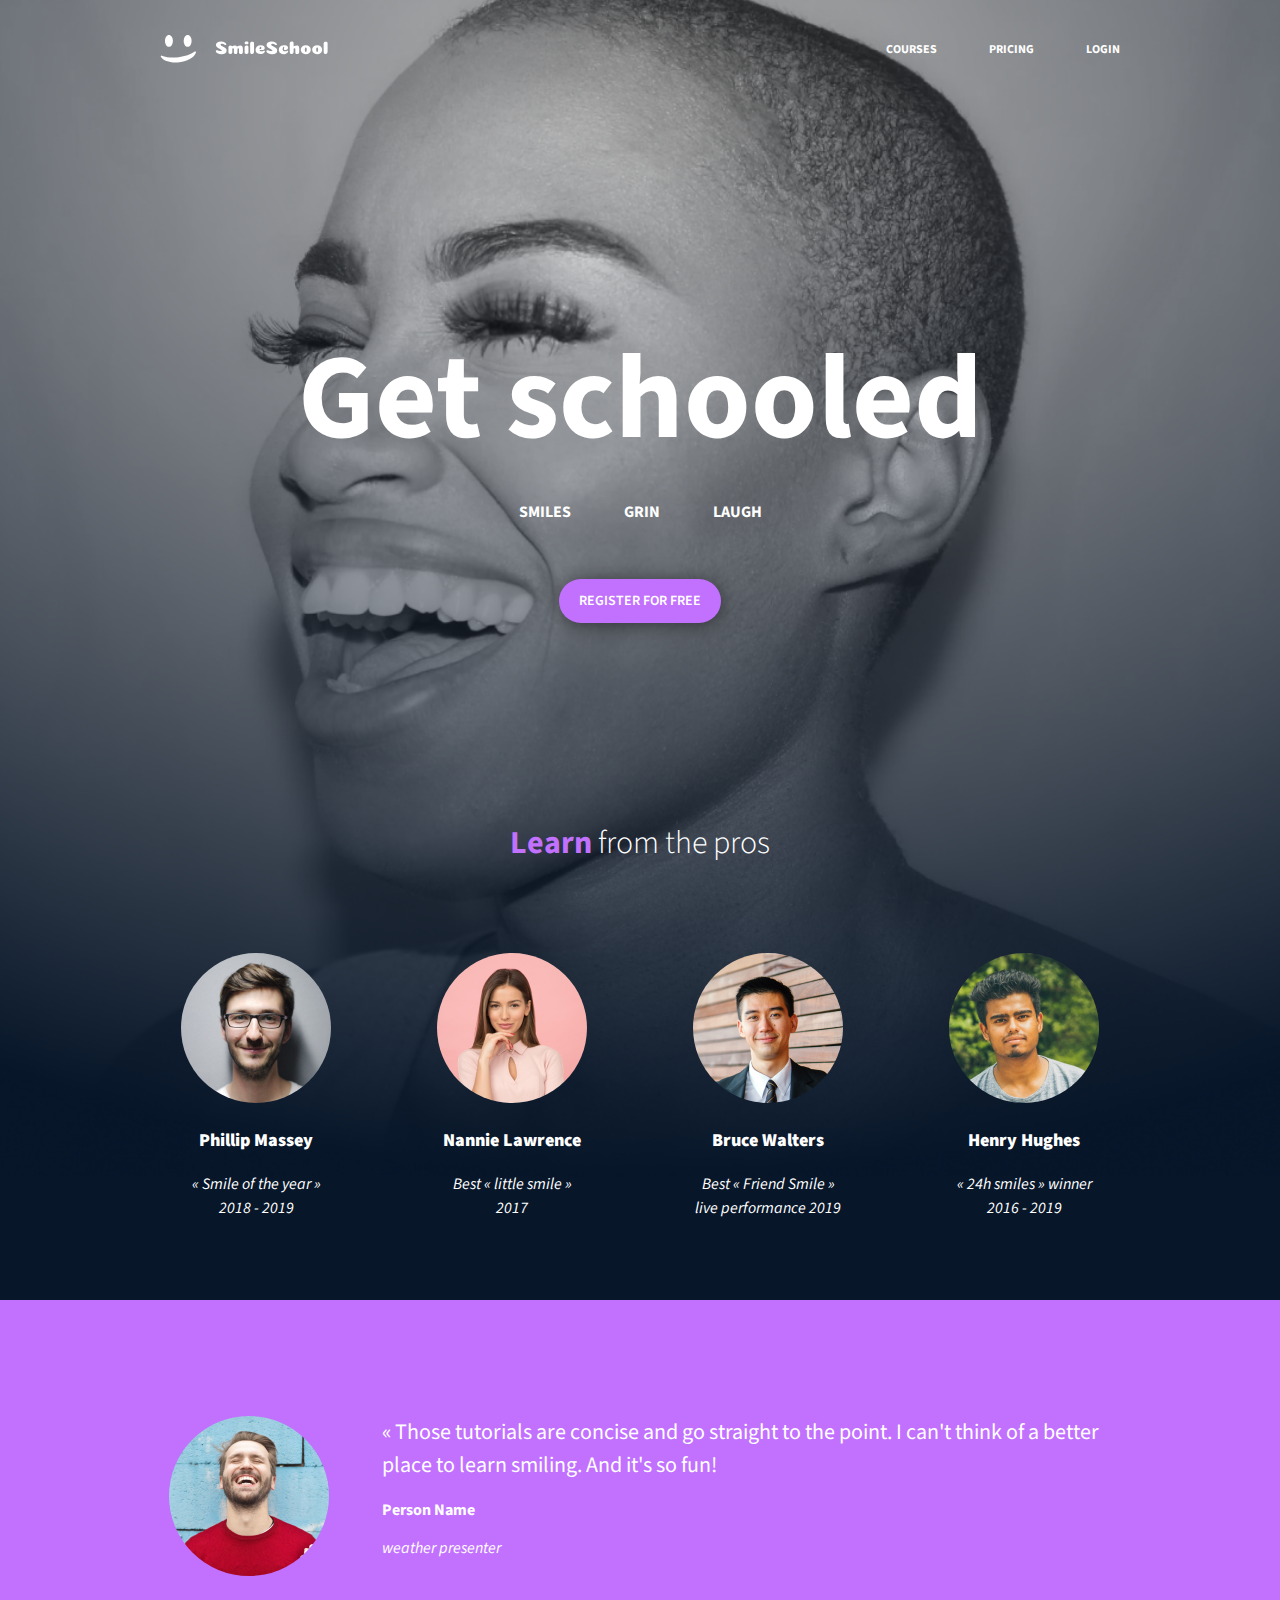
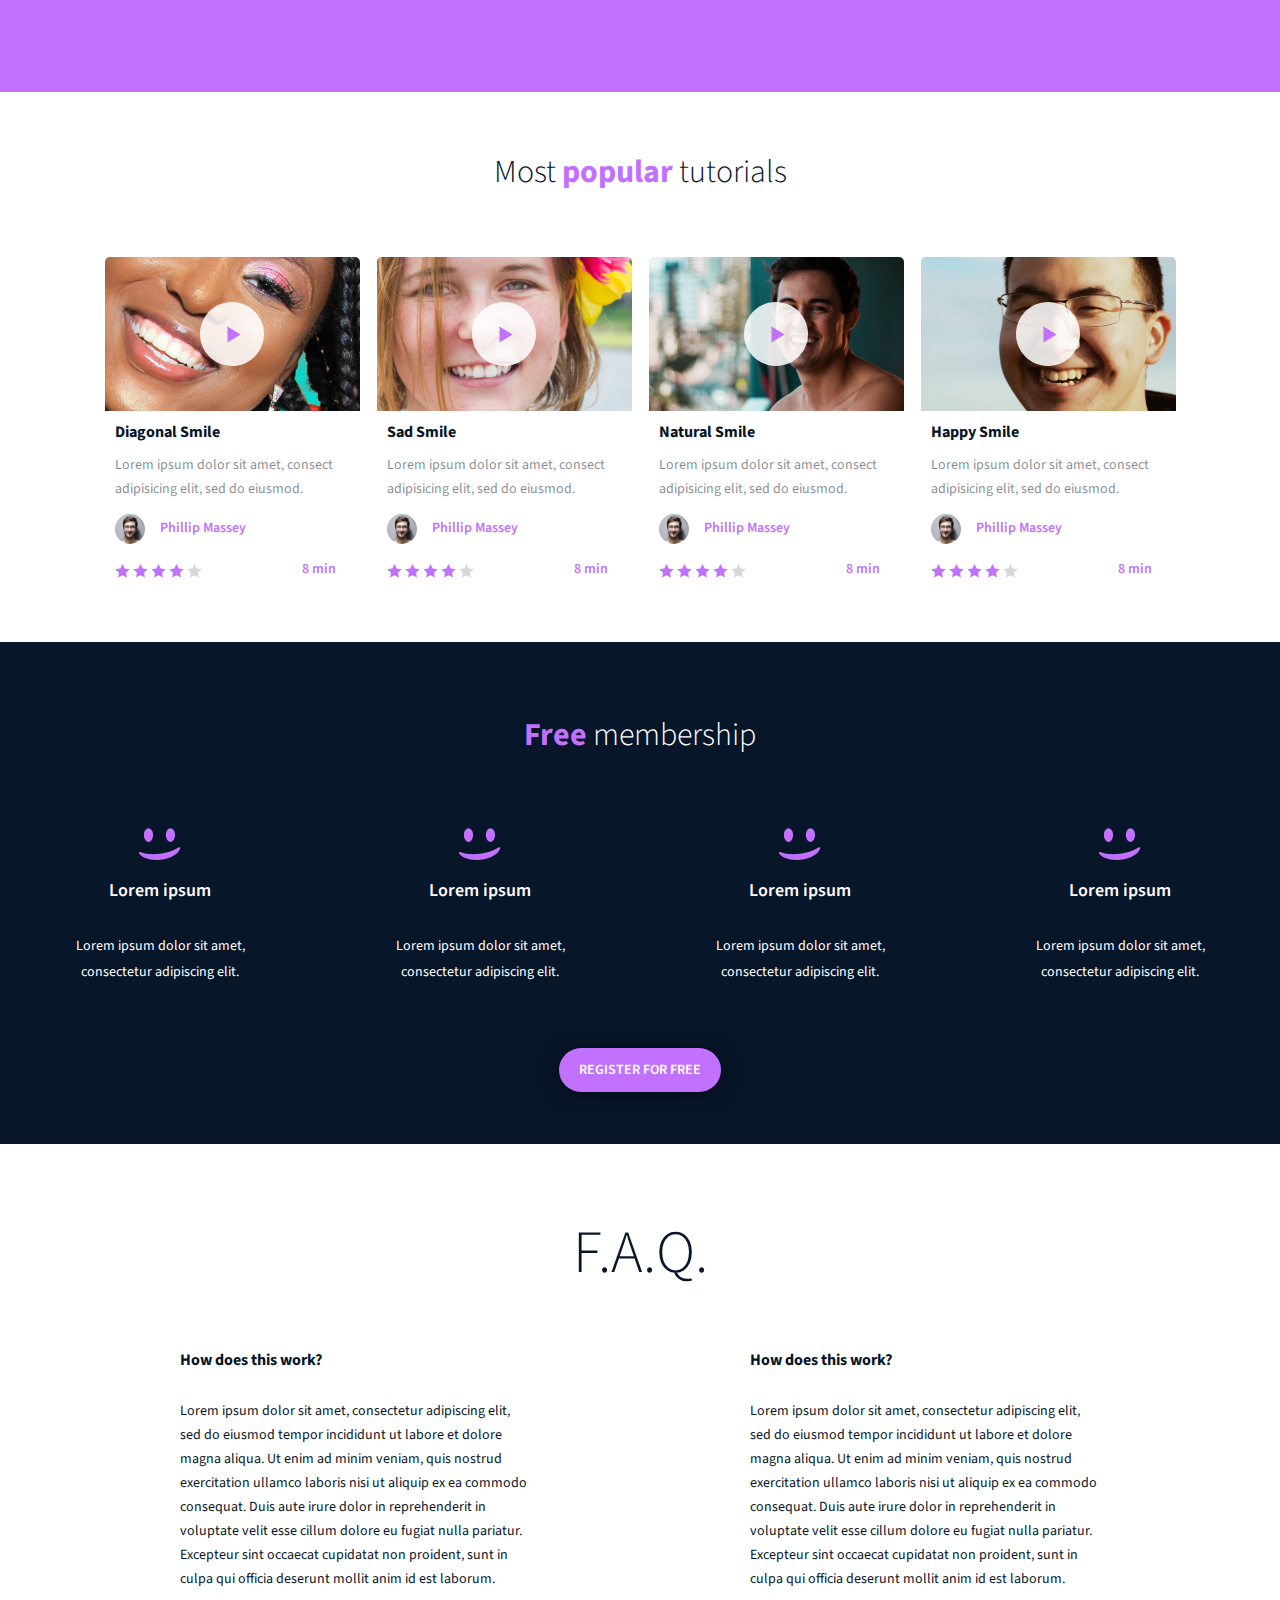
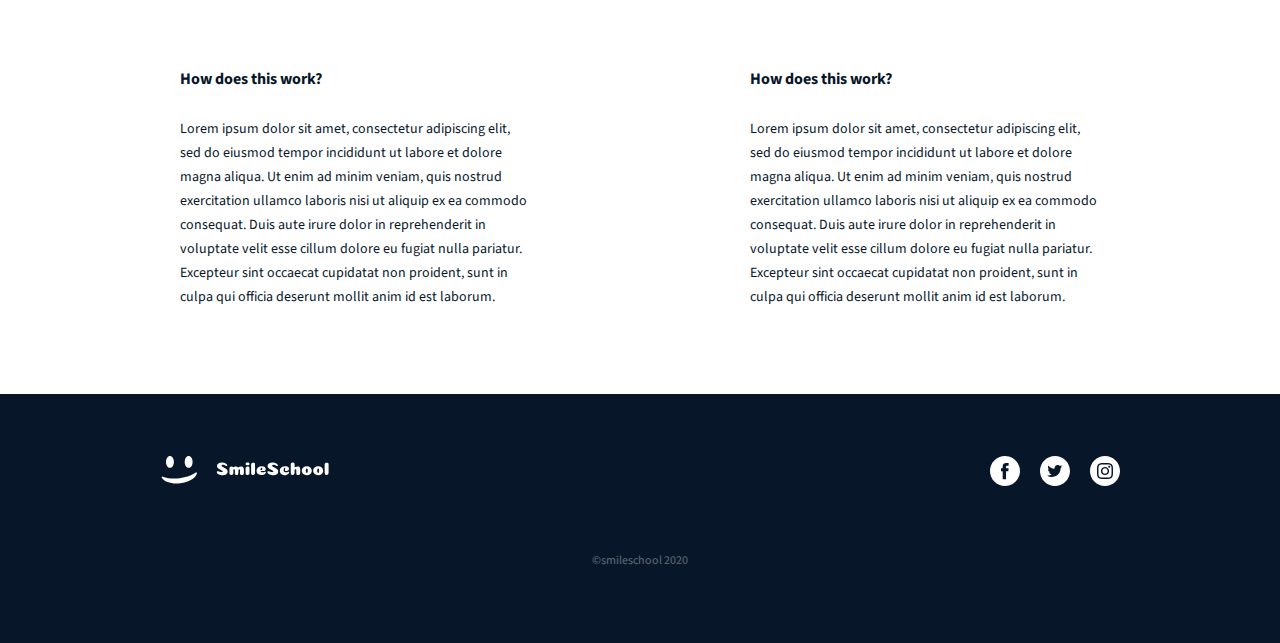
<file: docs/index.html>
<!DOCTYPE html>
<html lang="zxx">

<head>
    <meta charset="UTF-8">
    <meta name="viewport" content="width=device-width, initial-scale=1.0">
    <title>Smile School</title>
    <link href="https://fonts.googleapis.com/css?family=Source+Sans+Pro" rel="stylesheet" type="text/css">
    <link rel="stylesheet" type="text/css" href="styles.css">
</head>

<body>
    <header>
        <div class="headerContainer">
            <a href="#" id="logo"><img src="images/logo.svg" alt="Smile School Logo">
            </a>

            <div class="menu">
                <a href="#">COURSES
                </a>
                <a href="#">PRICING
                </a>
                <a href="#">LOGIN
                </a>
            </div>
        </div>

        <section class="mainPart">

            <div class="bannerContent">
                <div class="getSchooled">
                    <h1>Get schooled</h1>
                    <p>SMILES GRIN LAUGH</p>
                    <button>REGISTER FOR FREE</button>
                </div>


                <div class="prosBlocks">
                    <h2><span class="purple">Learn</span> from the pros</h2>
                    <div class="pros">
                        <div class="pro">
                            <img src="images/Phillip.jpg" alt="Phillip Massey">
                            <h3>Phillip Massey</h3>
                            <p>&laquo; Smile of the year &raquo; 2018 - 2019</p>
                        </div>

                        <div class="pro">
                            <img src="images/Nannie.jpg" alt="Nannie Lawrence">
                            <h3>Nannie Lawrence</h3>
                            <p>Best &laquo; little smile &raquo; 2017</p>
                        </div>

                        <div class="pro">
                            <img src="images/Bruce.jpg" alt="Bruce Walters">
                            <h3>Bruce Walters</h3>
                            <p>Best &laquo; Friend Smile &raquo; live performance 2019</p>
                            
                        </div>

                        <div class="pro">
                            <img src="images/Henry.jpg" alt="Henry Hughes">
                            <h3>Henry Hughes</h3>
                            <p>&laquo; 24h smiles &raquo; winner 2016 - 2019</p>
                        </div>

                    </div>
                </div>
            </div>

        </section>
    </header>

    <main>

        <section id="testimonial">

            <div class="quoteBlock">
                <img src="images/LaughingPersonRedShirt.jpg" alt="Person wearing red shirt laughing">
                <div class="quote">
                    <blockquote> &laquo; Those tutorials are concise and go straight to the point. I can't think of a better place to learn smiling. And it's so fun!</blockquote>
                    <p><b>Person Name</b></p>
                    <p><i>weather presenter</i></p>
                </div>
            </div>
        </section>

        <section class="popularTutorials">

            <div class="tutorials">
                <h1>Most <span class="purple">popular</span> tutorials</h1>
                <div class="tutorialPart">

                    <div class="tutorialItem">
                        <div class="Diagonal" style="background-image: url(images/DiagonalSmile.png);">
                            <img src="images/play.svg" class="playButton" alt="Play button">
                        </div>

                        <h2>Diagonal Smile</h2>
                        <p>Lorem ipsum dolor sit amet, consect adipisicing elit, sed do eiusmod.</p>
                        <div class="rating">
                            <div class="author">
                                <img src="images/Phillip.jpg" alt="Phillip Massey">
                                <h3>Phillip Massey</h3>
                            </div>

                            <div class="stars">
                                <div class="starRating">
                                    <img src="images/Star_1.svg" class="star" alt="Star rating">
                                    <img src="images/Star_2.svg" class="star" alt="Star rating">
                                    <img src="images/Star_3.svg" class="star" alt="Star rating">
                                    <img src="images/Star_4.svg" class="star" alt="Star rating">
                                    <img src="images/Star_5.svg" class="star" alt="Star rating">
                                </div>

                                <p>8 min</p>
                            </div>
                        </div>
                    </div>


                    <div class="tutorialItem">
                        <div class="Sad" style="background-image: url(images/SadSmile.png);">
                            <img src="images/play.svg" class="playButton" alt="Play button">
                        </div>

                        <h2>Sad Smile</h2>
                        <p>Lorem ipsum dolor sit amet, consect adipisicing elit, sed do eiusmod.</p>
                        <div class="rating">
                            <div class="author">
                                <img src="images/Phillip.jpg" alt="Phillip Massey">
                                <h3>Phillip Massey</h3>
                            </div>

                            <div class="stars">
                                <div class="starRating">
                                    <img src="images/Star_1.svg" class="star" alt="Star rating">
                                    <img src="images/Star_2.svg" class="star" alt="Star rating">
                                    <img src="images/Star_3.svg" class="star" alt="Star rating">
                                    <img src="images/Star_4.svg" class="star" alt="Star rating">
                                    <img src="images/Star_5.svg" class="star" alt="Star rating">
                                </div>

                                <p>8 min</p>
                            </div>
                        </div>
                    </div>

                    <div class="tutorialItem">
                        <div class="Natural" style="background-image: url(images/NaturalSmile.png);">
                            <img src="images/play.svg" class="playButton" alt="Play button">
                        </div>

                        <h2>Natural Smile</h2>
                        <p>Lorem ipsum dolor sit amet, consect adipisicing elit, sed do eiusmod.</p>
                        <div class="rating">
                            <div class="author">
                                <img src="images/Phillip.jpg" alt="Phillip Massey">
                                <h3>Phillip Massey</h3>
                            </div>

                            <div class="stars">
                                <div class="starRating">
                                    <img src="images/Star_1.svg" class="star" alt="Star rating">
                                    <img src="images/Star_2.svg" class="star" alt="Star rating">
                                    <img src="images/Star_3.svg" class="star" alt="Star rating">
                                    <img src="images/Star_4.svg" class="star" alt="Star rating">
                                    <img src="images/Star_5.svg" class="star" alt="Star rating">
                                </div>

                                <p>8 min</p>
                            </div>
                        </div>
                    </div>

                    <div class="tutorialItem">
                        <div class="Happy" style="background-image: url(images/HappySmile.png);">
                            <img src="images/play.svg" class="playButton" alt="Play button">
                        </div>

                        <h2>Happy Smile</h2>
                        <p>Lorem ipsum dolor sit amet, consect adipisicing elit, sed do eiusmod.</p>
                        <div class="rating">
                            <div class="author">
                                <img src="images/Phillip.jpg" alt="Phillip Massey">
                                <h3>Phillip Massey</h3>
                            </div>

                            <div class="stars">
                                <div class="starRating">
                                    <img src="images/Star_1.svg" class="star" alt="Star rating">
                                    <img src="images/Star_2.svg" class="star" alt="Star rating">
                                    <img src="images/Star_3.svg" class="star" alt="Star rating">
                                    <img src="images/Star_4.svg" class="star" alt="Star rating">
                                    <img src="images/Star_5.svg" class="star" alt="Star rating">
                                </div>

                                <p>8 min</p>
                            </div>
                        </div>
                    </div>
                </div>
            </div>


        </section>

        <section class="membership">
            <h1><span class="purple">Free</span> membership</h1>
            <div class="membershipOptions">

                <div class="membershipItem">
                    <img src="images/PurpleSmile.svg" alt="Purple smiley">
                    <h2>Lorem ipsum</h2>
                    <p>Lorem ipsum dolor sit amet, consectetur adipiscing elit.</p>
                </div>

                <div class="membershipItem">
                    <img src="images/PurpleSmile.svg" alt="Purple smiley">
                    <h2>Lorem ipsum</h2>
                    <p>Lorem ipsum dolor sit amet, consectetur adipiscing elit.</p>
                </div>

                <div class="membershipItem">
                    <img src="images/PurpleSmile.svg" alt="Purple smiley">
                    <h2>Lorem ipsum</h2>
                    <p>Lorem ipsum dolor sit amet, consectetur adipiscing elit.</p>
                </div>

                <div class="membershipItem">
                    <img src="images/PurpleSmile.svg" alt="purple smiley">
                    <h2>Lorem ipsum</h2>
                    <p>Lorem ipsum dolor sit amet, consectetur adipiscing elit.</p>
                </div>
            </div>

            <button>REGISTER FOR FREE</button>
        </section>

        <section class="faq">
            <div class="faqContainer">
                <h1>F.A.Q.</h1>
                <div class="faqItems">
                    <div class="row">
                        <div class="item">
                            <h2>How does this work?</h2>
                            <p>Lorem ipsum dolor sit amet, consectetur adipiscing elit, sed do eiusmod tempor incididunt ut labore et dolore magna aliqua. Ut enim ad minim veniam, quis nostrud exercitation ullamco laboris nisi ut aliquip ex ea commodo consequat. Duis aute irure dolor in reprehenderit in voluptate velit esse cillum dolore eu fugiat nulla pariatur. Excepteur sint occaecat cupidatat non proident, sunt in culpa qui officia deserunt mollit anim id est laborum.</p>
                        </div>

                        <div class="item">
                            <h2>How does this work?</h2>
                            <p>Lorem ipsum dolor sit amet, consectetur adipiscing elit, sed do eiusmod tempor incididunt ut labore et dolore magna aliqua. Ut enim ad minim veniam, quis nostrud exercitation ullamco laboris nisi ut aliquip ex ea commodo consequat. Duis aute irure dolor in reprehenderit in voluptate velit esse cillum dolore eu fugiat nulla pariatur. Excepteur sint occaecat cupidatat non proident, sunt in culpa qui officia deserunt mollit anim id est laborum.</p>
                        </div>
                    </div>

                    <div class="row">
                        <div class="item">
                            <h2>How does this work?</h2>
                            <p>Lorem ipsum dolor sit amet, consectetur adipiscing elit, sed do eiusmod tempor incididunt ut labore et dolore magna aliqua. Ut enim ad minim veniam, quis nostrud exercitation ullamco laboris nisi ut aliquip ex ea commodo consequat. Duis aute irure dolor in reprehenderit in voluptate velit esse cillum dolore eu fugiat nulla pariatur. Excepteur sint occaecat cupidatat non proident, sunt in culpa qui officia deserunt mollit anim id est laborum.</p>
                        </div>

                        <div class="item">
                            <h2>How does this work?</h2>
                            <p>Lorem ipsum dolor sit amet, consectetur adipiscing elit, sed do eiusmod tempor incididunt ut labore et dolore magna aliqua. Ut enim ad minim veniam, quis nostrud exercitation ullamco laboris nisi ut aliquip ex ea commodo consequat. Duis aute irure dolor in reprehenderit in voluptate velit esse cillum dolore eu fugiat nulla pariatur. Excepteur sint occaecat cupidatat non proident, sunt in culpa qui officia deserunt mollit anim id est laborum.</p>
                        </div>
                    </div>
                </div>
            </div>

        </section>

    </main>

    <footer>
        <div class="footerContainer">
            <div class="footerLogoSocial">
                <div id="footerLogo">
                    <img src="images/logo.svg" alt="Smile School logo">
                </div>
                <div class="socialIcons">
                    <a href="#">
                        <img src="images/Facebook.svg" alt="Facebook">
                    </a>
                    <a href="#">
                        <img src="images/Twitter.svg" alt="Twitter">
                    </a>
                    <a href="#">
                        <img src="images/Instagram.svg" alt="Instagram">
                    </a>
                </div>
            </div>

            <p>&copy;smileschool 2020</p>
        </div>

    </footer>

</body>

</html>
</file>
<file: docs/styles.css>
body {
  margin: 0px;
  background-color: #FFFFFF;
  width: 100%;
  font-family: 'Source Sans Pro', sans-serif;
}

header {
  margin: 0;
  width: 100%;
  background: url('images/background.png') center/cover no-repeat;
  height: 1300px; 
}

.headerContainer {
  display: flex;
  justify-content: space-between;
  align-items: center;
  width: 75%;
  margin: 0 auto;
  padding-top: 35px;
}

#logo {
  width: 167.02px;
  height: 29.46px;
}

.menu {
  display: flex;
  gap: 52px;

}

.menu a {
  color: #FFFFFF;;
  font-size: 12px;
  font-weight: 700;
  text-decoration: none;
}

.getSchooled {
  width: 100%;
  flex-direction: column;
  align-items: center;
  display: flex;
}

.getSchooled h1 {
  font-size: 120px;
  font-weight: 700;
  color: #FFFFFF;
  text-align: center;
  margin-top: 250px;
  margin-bottom: 0px;
}

.getSchooled p {
  font-size: 16px;
  font-weight: 700;
  color: #FFFFFF;
  word-spacing: 50px;
  text-align: center;
}

.getSchooled button {
  flex-shrink: 0;
  margin-top: 40px;
  width: 162px;
  height: 44px;
  text-align: center;
  background-color: #C271FF;
  color: #FFFFFF;
  font-size: 14px;
  font-weight: 600;
  font-family: 'Source Sans Pro';
  box-shadow: 0px 2px 20px rgba(0, 0, 0, 0.5);
  border: #C271FF;
  border-radius: 22px;
}

.prosBlocks {
  margin-top: 250px;
  display: flex;
  flex-direction: column;
  justify-content: center;
  align-items: center;
  width: 100%;
  height: 237px;
}

.prosBlocks h2 {
  font-size: 32px;
  font-weight: 300;
  color: #FFFFFF;
  text-align: center;
  font-family: "Source Sans Pro";
  margin-bottom: 87px;
}

.prosBlocks .purple {
  font-weight: 700;
  color: #C271FF;
 }

.pros {
  flex-shrink: 0;
  display: flex;
  justify-content: space-around;
  width: 80%;
  height: 237px;
}

.pro {
  width: 150px;
  height: 237px;
}

.pro img {
  flex-shrink: 0;
  width: 150px;
  height: 150px;
  border-radius: 50%;
}

.pro h3 {
  font-size: 18px;
  font-weight: 900;
  color: #FFFFFF;
  text-align: center;
  font-family: "Source Sans Pro";
  width: 150px;
  font-style: normal;
  line-height: 27px;

}

.pro p {
  font-size: 16px;
  font-style: italic;
  color: #FFFFFF;
  text-align: center;
  font-family: "Source Sans Pro";
  font-weight: 400;
  line-height: 24px;
}

.purple {
  color: #C271FF;
}


#testimonial {
  display: flex;
  background-color: #C271FF;
  width: 100%;
  height: 392px;
  align-items: center;
  justify-content: center;
 
}

.quoteBlock {
  flex-shrink: 0;
  display: flex;
  width: 943px;
  height: 160px;
  justify-content: space-between;
}

.quoteBlock img {
  flex-shrink: 0;
  width: 160px;
  height: 160px;
  border-radius: 50%;
}

.quote {
  flex-shrink: 0;
  padding: 0;
  width: 730px;
  height: 158px;
  color: #FFFFFF
}

.quote blockquote {
  width: 730px;
  font-size: 22px;
  font-style: normal;
  font-weight: 400;
  line-height: 33.3px;
  font-family: "Source Sans Pro";
  margin: 0;
}


.popularTutorials {
  height: 550px;
  width: 100%;
  display: flex;
  align-items: center;
  justify-content: center;
}

.tutorials {
  display: flex;
  flex-direction: column;
  justify-content: space-between;
  align-items: center;
  width: 85%;
  height: 450px;
}

.tutorials h1 {
  font-size: 32px;
  font-weight: 300;
  margin-top: 7px;
  color: #071629;
  text-align: center;
  font-family: "Source Sans Pro";
}

.tutorials .purple {
  font-weight: 700;
  color: #C271FF;
  font-family: "Source Sans Pro";
 }

.tutorialPart {
  display: flex;
  justify-content: space-around;
  width: 100%;
}

.tutorialItem {
  flex-shrink: 0;
  height: 335px;
  width: 255px;
  background: #FFFFFF;
  border-radius: 5px;
}

.tutorialItem h2 {
  color: #071629;
  font-family: "Source Sans Pro";
  font-size: 16px;
  font-weight: 700;
  margin-top: 0px;
  margin-bottom: 0px;
  padding: 10px;
}

.tutorialItem p {
  color: rgba(7, 22, 41, 0.50);
  font-family: "Source Sans Pro";
  font-size: 14px;
  font-weight: 400;
  margin-top: 0px;
  margin-bottom: 0px;
  line-height: 24px;
  padding-left: 10px;
}

.Diagonal {
  width: 255px;
  height: 154px;
  position: relative;
  display: flex;
  justify-content: center;
  align-items: center;
  background: url('images/DiagonalSmile.png');
  border-radius: 5px 5px 0px 0px;
  background: #D8D8D8;
}

.Sad {
  width: 255px;
  height: 154px;
  position: relative;
  display: flex;
  justify-content: center;
  align-items: center;
  background-image: url(images/SadSmile.png);
  border-radius: 5px 5px 0px 0px;
  background: #D8D8D8;
}

.Natural {
  width: 255px;
  height: 154px;
  position: relative;
  display: flex;
  justify-content: center;
  align-items: center;
  background-image: url(images/NaturalSmile.png);
  border-radius: 5px 5px 0px 0px;
  background: #D8D8D8;
}

.Happy {
  width: 255px;
  height: 154px;
  position: relative;
  display: flex;
  justify-content: center;
  align-items: center;
  background-image: url(images/HappySmile.png);
  border-radius: 5px 5px 0px 0px;
  background: #D8D8D8;
}

.rating {
  flex-wrap: wrap;
  padding-left: 10px;
  display: flex;
  flex-direction: column;
}

.author {
  display: flex;
  align-items: center;
  justify-content: flex-start;
  flex-direction: row;
  gap: 15px;
}

.author img {
  flex-shrink: 0;
  width: 30px;
  height: 30px;
  border-radius: 50%;
}

.rating h3 {
  color: #C271FF;
  font-family: "Source Sans Pro";
  font-size: 14px;
  font-weight: 600;
  font-style: normal;
  line-height: 27px;
}

.stars {
  align-items: center;
  display: flex;
  justify-content: flex-start;
  gap: 70px;
}

.stars p {
  color: #C271FF;
  font-family: "Source Sans Pro";
  font-size: 14px;
  font-style: normal;
  font-weight: 600;
  line-height: 27px;
  text-align: right;
}

.starRating {
  flex-shrink: 0;
  width: 107px;
  height: 15px;
}

.membership {
  background-color: #071629;
  display: flex;
  flex-direction: column;
  width: 100%;
  height: 502px;
  justify-content: space-between;
  align-items: center;
}

.membership h1 {
  color: #FFFFFF;
  margin-top: 70px;
  font-family: "Source Sans Pro";
  font-size: 32px;
  font-weight: 300;
}

.membership .purple {
  color: #C271FF;
  text-align: center;
  font-family: "Source Sans Pro";
  font-size: 32px;
  font-weight: 700;
}

.membershipOptions {
  display: flex;
  justify-content: space-around;
  width: 100%;
}

.membershipItem {
  display: flex;
  flex-shrink: 0;
  width: 257px;
  height: 153px;
  flex-direction: column;
  align-items: center;
  justify-content: center;
}

.membershipItem img {
  flex-shrink: 0;
  width: 43.66px;
  height: 35.35px;
}

.membershipItem h2 {
  color: #FFFFFF;
  text-align: center;
  font-family: "Source Sans Pro";
  line-height: 26px;
  width: 256px;
  font-size: 18px;
  font-weight: 600;
}

.membershipItem p {
  color: #FFFFFF;
  text-align: center;
  font-family: "Source Sans Pro";
  line-height: 26px;
  width: 212px;
  font-size: 14px;
  font-weight: 400;
}

.membership button {
  flex-shrink: 0;
  width: 162px;
  height: 44px;
  color: #FFFFFF;
  text-align: center;
  font-family: "Source Sans Pro";
  font-size: 14px;
  font-weight: 600;
  margin-bottom: 52px;
  box-shadow: 0px 2px 20px 0px rgba(0, 0, 0, 0.5);
  background-color: #C271FF;
  border: #C271FF;
  border-radius: 22px;
}

.faq {
  display: flex;
  height: 850px;
  width: 100%;
  flex-direction: column;
  align-items: center;
  justify-content: center;
}

.faq h1 {
  color: #071629;
  font-family: "Source Sans Pro";
  margin-top: 67px;
  font-size: 60px;
  font-weight: 300;
  text-align: center;
}

.faqContainer {
  flex-shrink: 0;
  width: 920px;
  height: 100%;
}

.faqItems {
  display: flex;
  flex-direction: column;
  align-items: center;
  gap: 50px;
  justify-content: space-between;
}

.row {
  display: flex;
  justify-content: space-between;
  width: 100%;
}

.item {
  display: flex;
  width: 350px;
  flex-direction: column;
  gap: 0px;
  justify-content: flex-start;
  align-items: flex-start;
}

.item h2 {
  color: #071629;
  font-family: "Source Sans Pro";
  font-size: 16px;
  font-weight: 700;
}

.item p {
  color: #071629;
  font-family: "Source Sans Pro";
  font-size: 14px;
  font-weight: 400;
  line-height: 24px;
  width: 350px;
}

footer {
  display: flex;
  background-color: #071629;
  width: 100%;
  height: 249px;
  flex-direction: column;
  align-items: center;
  justify-content: center;
}

.footerContainer {
  display: flex;
  height: 50%;
  width: 75%;
  flex-direction: column;
  justify-content: space-between;
}

.footerLogoSocial {
  display: flex;
  justify-content: space-between;
}


.socialIcons {
  flex-shrink: 0;
  display: flex;
  width: 130px;
  height: 30px;
  justify-content: space-between;
}

.socialIcons a {
  width: 30px;
  height: 30px;
}

.footerContainer p {
  color: #FFFFFF;
  font-family: "Source Sans Pro";
  font-size: 12px;
  opacity: 0.35;
  font-weight: 400;
  text-align: center;
}

#footerLogo {
  display: inline-flex;
  justify-content: center;
  align-items: center;
  gap: 18px;
  padding: 0.02px 0px 0.51px 0.59px;
}
</file>
